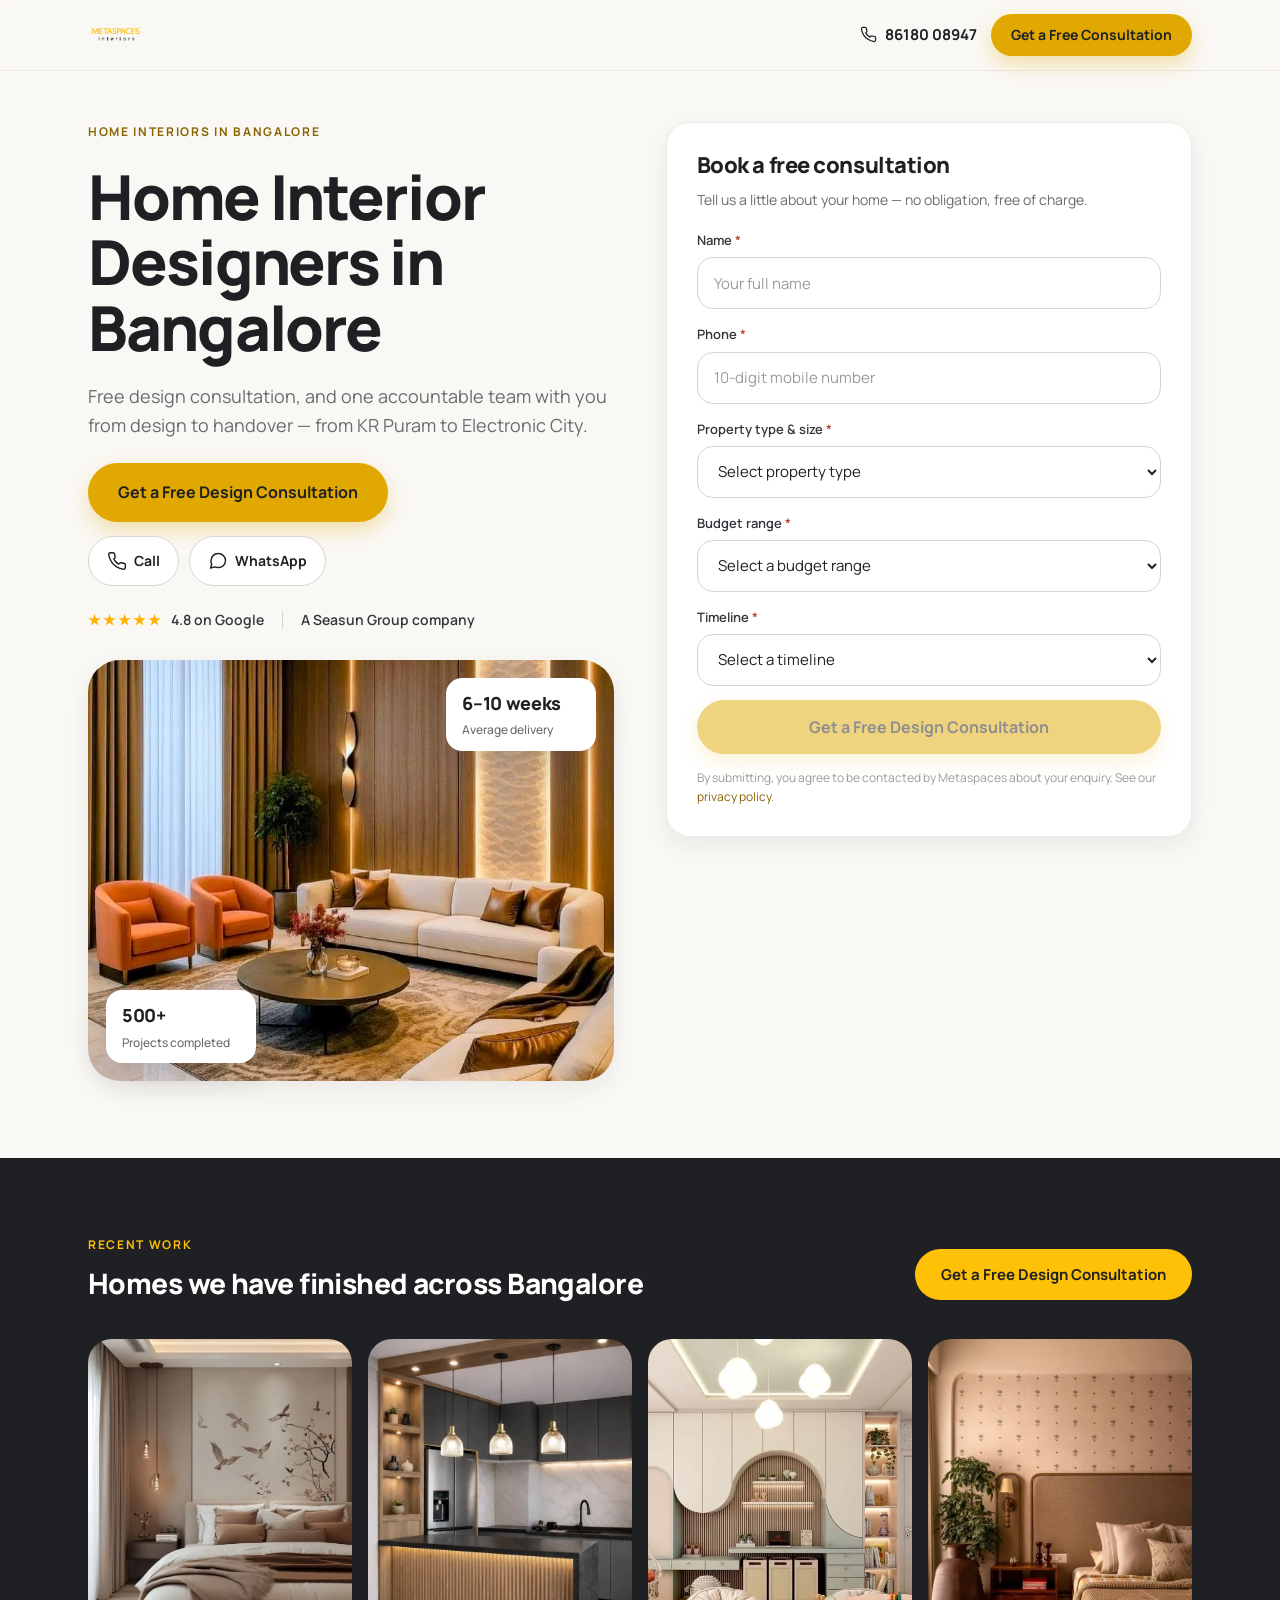
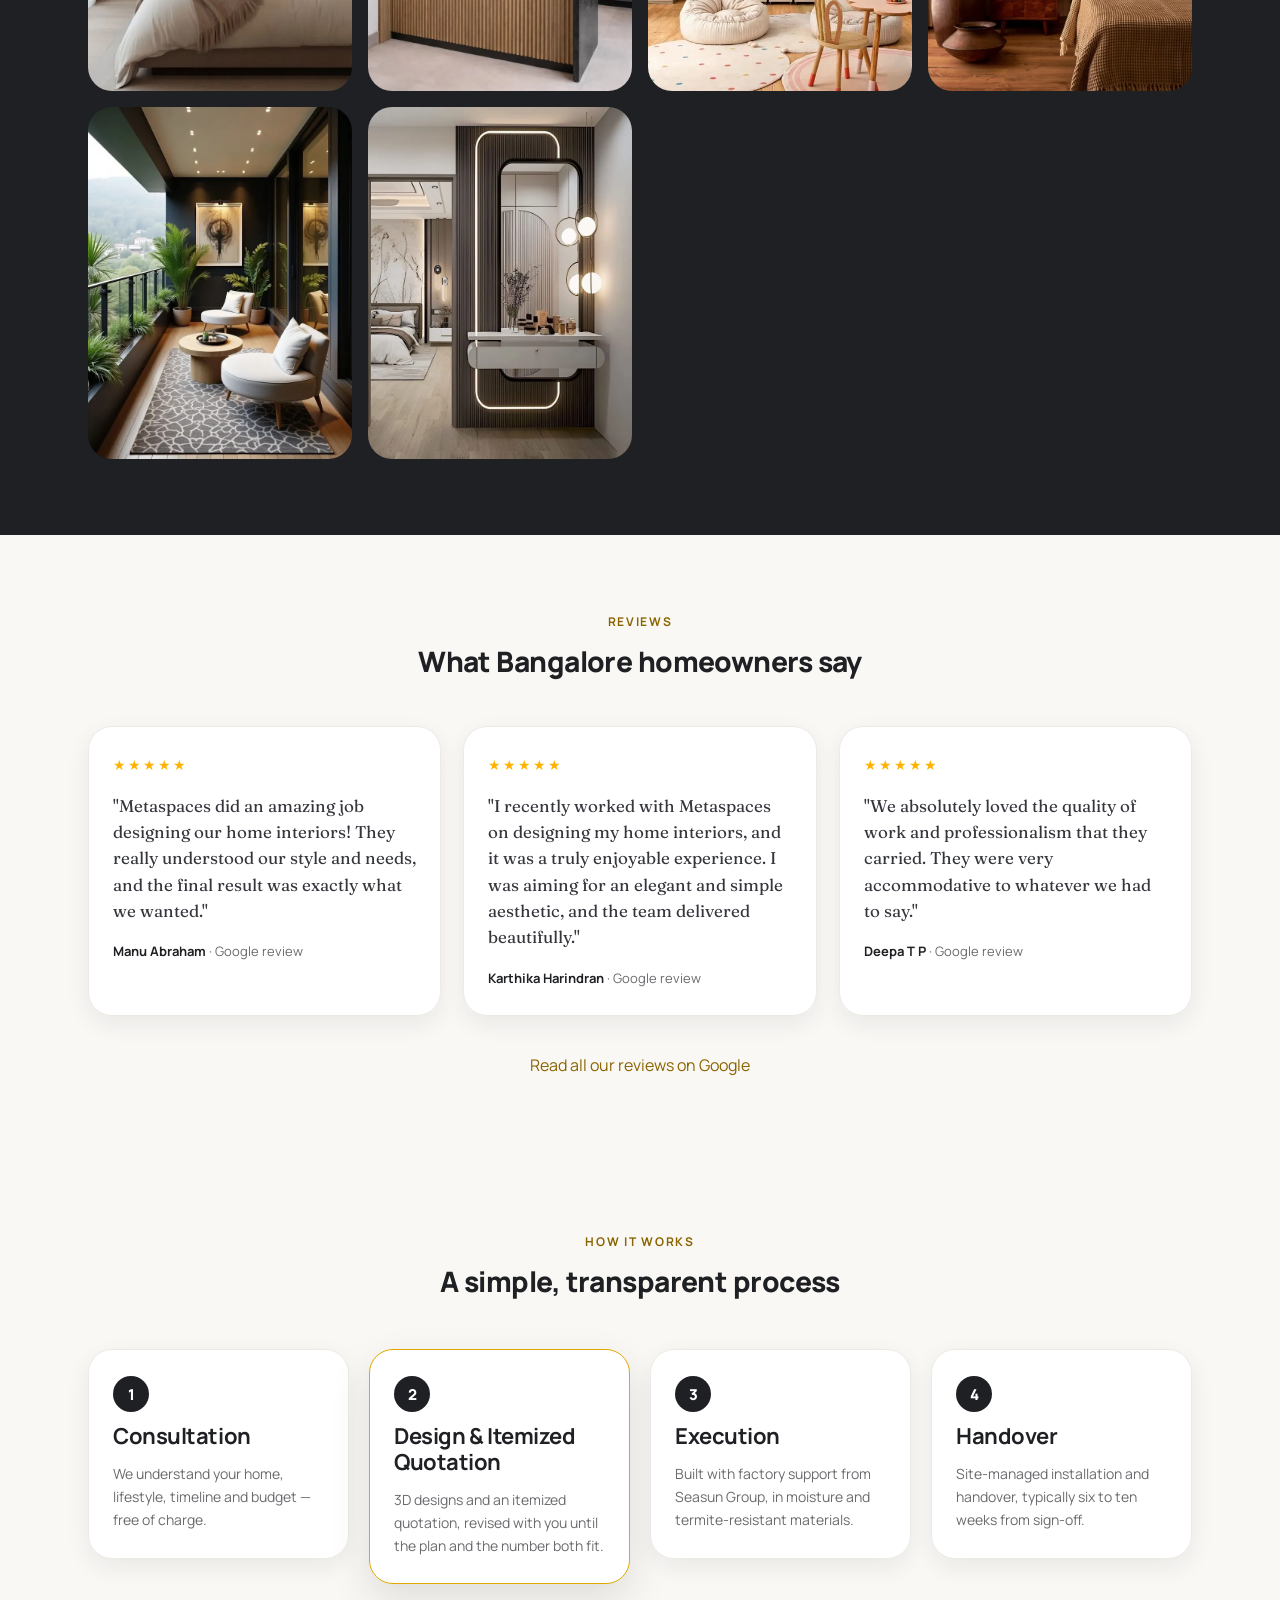
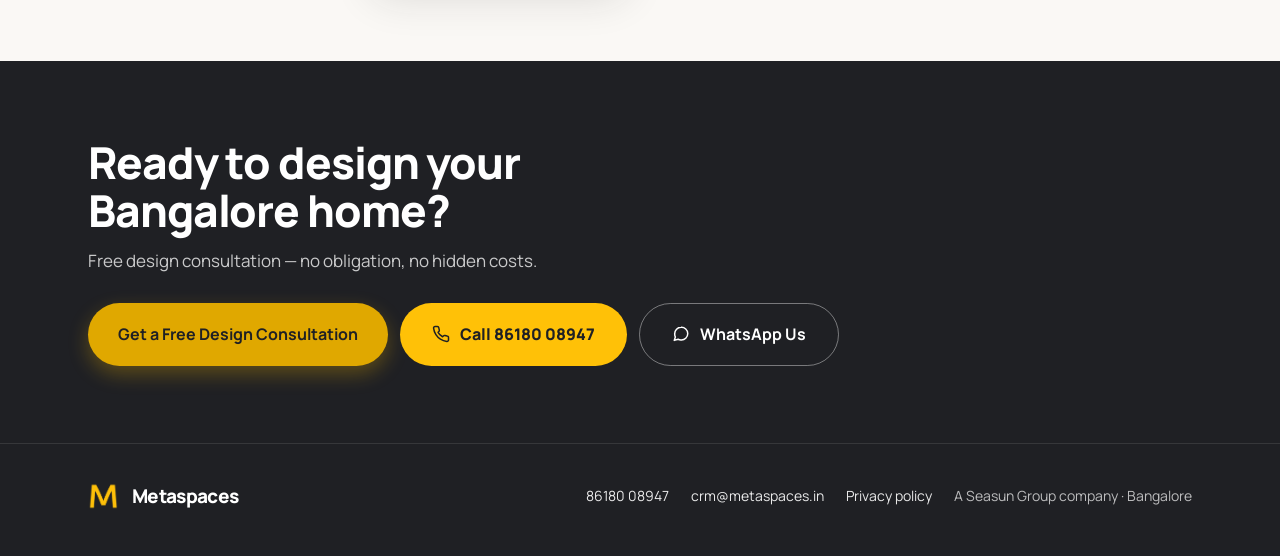
<file: index.html>
<!DOCTYPE html>
<html lang="en">
<head>
<!-- Google Tag Manager -->
<script>(function(w,d,s,l,i){w[l]=w[l]||[];w[l].push({'gtm.start':
new Date().getTime(),event:'gtm.js'});var f=d.getElementsByTagName(s)[0],
j=d.createElement(s),dl=l!='dataLayer'?'&l='+l:'';j.async=true;j.src=
'https://www.googletagmanager.com/gtm.js?id='+i+dl;f.parentNode.insertBefore(j,f);
})(window,document,'script','dataLayer','GTM-TSRJ275V');</script>
<!-- End Google Tag Manager -->
<meta charset="utf-8">
<meta name="viewport" content="width=device-width, initial-scale=1">
<title>Metaspaces Interiors — Home Interiors in Bangalore</title>
<meta name="description" content="Personalized consultation, transparent quotes, and end-to-end execution for home interiors across Bangalore. A Seasun Group company.">
<link rel="icon" href="images/mark.png">
<link rel="preconnect" href="https://fonts.googleapis.com">
<link rel="preconnect" href="https://fonts.gstatic.com" crossorigin>
<link href="https://fonts.googleapis.com/css2?family=Manrope:wght@400;500;600;700;800&family=Fraunces:opsz,wght@9..144,400;9..144,500&display=swap" rel="stylesheet">
<link rel="preload" as="image" href="images/living.webp" fetchpriority="high">
<style>
:root{
  /* base palette */
  --ink-900:#1F2024; --ink-700:#34363C; --ink-500:#6B6B6F; --ink-300:#9B9BA1; --ink-200:#D8D5D0; --ink-100:#EDEAE5;
  --paper-000:#FFFFFF; --paper-050:#FAF8F5; --paper-100:#F4F0EA;

  /* accent — amber/gold theme */
  --terracotta-700:#6E4F00; --terracotta-600:#8A6400; --terracotta-500:#E0A800;
  --terracotta-100:#FFE9AE; --terracotta-050:#FFF7E3;
  --gold-600:#B8935A; --gold-100:#F3EADB;
  --olive-600:#6B7654; --olive-100:#E7EBE1;
  --red-600:#B4432F;
  --amber:#FFC107; --star:#FFB300;

  /* semantic aliases */
  --text-heading:var(--ink-900); --text-body:var(--ink-500); --text-strong:var(--ink-700); --text-invert:var(--paper-000);
  --text-accent:var(--terracotta-600); --text-link:var(--terracotta-600); --text-link-hover:var(--terracotta-700);

  --surface-page:var(--paper-050); --surface-card:var(--paper-000); --surface-inset:var(--paper-100);
  --surface-ink:var(--ink-900); --surface-accent:var(--terracotta-600); --surface-accent-soft:var(--terracotta-050);
  --surface-gold-soft:var(--gold-100); --surface-success-soft:var(--olive-100);

  --border-hairline:var(--ink-200); --border-soft:var(--ink-100); --border-accent:var(--terracotta-500);
  --focus-ring:var(--terracotta-500);

  --font-sans:"Manrope",-apple-system,"Segoe UI",Helvetica,sans-serif;
  --font-display:"Manrope",-apple-system,"Segoe UI",Helvetica,sans-serif;
  --font-quote:"Fraunces",Georgia,serif;

  --fw-medium:500; --fw-semibold:600; --fw-bold:700; --fw-extrabold:800;

  --fs-hero:clamp(2.5rem,4.4vw,4rem); --fs-h1:clamp(2rem,3vw,2.75rem); --fs-h2:clamp(1.75rem,2.2vw,2.25rem);
  --fs-h3:1.375rem; --fs-h4:1.0625rem; --fs-lede:1.125rem; --fs-body:1rem; --fs-small:0.875rem; --fs-eyebrow:0.75rem;

  --lh-heading:1.18; --lh-body:1.7; --lh-lede:1.65;
  --ls-heading:-0.02em; --ls-eyebrow:0.14em;

  --radius-xs:6px; --radius-sm:10px; --radius-md:16px; --radius-lg:24px; --radius-xl:32px; --radius-pill:999px;

  --shadow-card:0 8px 24px rgba(31,32,36,.07);
  --shadow-card-hover:0 16px 40px rgba(31,32,36,.12);
  --shadow-float:0 12px 32px rgba(31,32,36,.16);
  --shadow-accent:0 8px 20px rgba(224,168,0,.32);
  --ring-focus:0 0 0 3px rgba(224,168,0,.32);

  --dur-fast:150ms; --ease-out:cubic-bezier(.16,1,.3,1);
}

*,*::before,*::after{box-sizing:border-box}
html{scroll-behavior:smooth}
body{margin:0;background:var(--surface-page);color:var(--text-body);font-family:var(--font-sans);font-size:var(--fs-body);line-height:var(--lh-body);-webkit-font-smoothing:antialiased;overflow-x:hidden}
h1,h2,h3,h4{margin:0;color:var(--text-heading);font-family:var(--font-display);font-weight:var(--fw-extrabold);line-height:var(--lh-heading);letter-spacing:var(--ls-heading)}
h1{font-size:var(--fs-h1)} h2{font-size:var(--fs-h2)} h3{font-size:var(--fs-h3);font-weight:var(--fw-bold)} h4{font-size:var(--fs-h4);font-weight:var(--fw-bold)}
p{margin:0}
a{color:var(--text-link);text-decoration:none;transition:color var(--dur-fast) var(--ease-out)}
a:hover{color:var(--text-link-hover)}
img{display:block;max-width:100%}
:focus-visible{outline:none;box-shadow:var(--ring-focus);border-radius:var(--radius-xs)}
button{font-family:inherit}

.wrap{max-width:1200px;margin:0 auto;padding-left:clamp(20px,4vw,48px);padding-right:clamp(20px,4vw,48px)}
.eyebrow{font-size:var(--fs-eyebrow);font-weight:var(--fw-bold);letter-spacing:var(--ls-eyebrow);text-transform:uppercase;color:var(--text-accent)}
.card{background:var(--surface-card);border:1px solid var(--border-soft);border-radius:var(--radius-lg);box-shadow:var(--shadow-card);transition:transform .3s var(--ease-out),box-shadow .3s var(--ease-out)}
.card:hover{transform:translateY(-5px);box-shadow:var(--shadow-card-hover)}

/* buttons */
.btn{display:inline-flex;align-items:center;justify-content:center;gap:8px;border-radius:var(--radius-pill);font-weight:var(--fw-bold);text-decoration:none;cursor:pointer;border:none;transition:transform var(--dur-fast) var(--ease-out),background var(--dur-fast) var(--ease-out),box-shadow var(--dur-fast) var(--ease-out)}
.btn-primary{background:var(--terracotta-500);color:var(--ink-900);box-shadow:var(--shadow-accent)}
.btn-primary:hover{background:#FFD34D;transform:translateY(-2px);color:var(--ink-900)}
.btn-primary:disabled{opacity:.5;cursor:not-allowed;transform:none}
.btn-onphoto{background:var(--amber);color:var(--ink-900)}
.btn-onphoto:hover{background:#FFD34D;transform:translateY(-2px);color:var(--ink-900)}
.btn-sm{padding:9px 20px;font-size:14px}
.btn-md{padding:13px 26px;font-size:15px}
.btn-lg{padding:16px 30px;font-size:16px}
.btn-full{width:100%}
.btn:active{transform:scale(.96)}

.chip{display:inline-flex;align-items:center;padding:9px 18px;border-radius:var(--radius-pill);background:var(--surface-card);border:1px solid var(--border-soft);color:var(--text-strong);font-size:14px;font-weight:var(--fw-semibold);transition:border-color var(--dur-fast) var(--ease-out),color var(--dur-fast) var(--ease-out),transform var(--dur-fast) var(--ease-out)}
.chip:hover{border-color:var(--border-accent);color:var(--text-accent);transform:translateY(-2px)}
.chip:active{transform:translateY(0) scale(.96)}

/* header */
.site-header{position:sticky;top:0;z-index:60;background:rgba(250,248,245,.88);backdrop-filter:blur(12px);border-bottom:1px solid var(--border-soft);box-shadow:0 0 0 rgba(31,32,36,0);transition:box-shadow .3s var(--ease-out)}
.site-header.is-scrolled{box-shadow:0 6px 24px rgba(31,32,36,.08)}
.site-header .wrap{padding-top:14px;padding-bottom:14px;display:flex;align-items:center;justify-content:space-between;gap:20px}
.phone-link{display:inline-flex;align-items:center;gap:8px;font-size:15px;font-weight:var(--fw-bold);color:var(--text-heading);text-decoration:none}
.header-actions{display:flex;align-items:center;gap:14px}

/* hero */
.hero{padding:clamp(32px,4vw,56px) 0 clamp(48px,6vw,84px)}
.hero-grid{display:grid;grid-template-columns:repeat(auto-fit,minmax(min(100%,430px),1fr));gap:clamp(28px,4vw,56px);align-items:start}
.hero-copy{display:flex;flex-direction:column;gap:22px}
.hero-copy h1{font-size:clamp(38px,5vw,62px);line-height:1.05;letter-spacing:-0.03em}
.hero-lede{font-size:var(--fs-lede);line-height:var(--lh-lede);color:var(--text-body);max-width:52ch}
.hero-cta-row{display:flex;flex-wrap:wrap;align-items:center;gap:14px}
.hero-cta-secondary{display:flex;gap:10px}
.hero-icon-btn{display:inline-flex;align-items:center;gap:7px;padding:12px 18px;border-radius:var(--radius-pill);border:1px solid var(--border-hairline);color:var(--text-heading);font-weight:var(--fw-bold);font-size:14px;background:var(--surface-card);transition:border-color var(--dur-fast) var(--ease-out),transform var(--dur-fast) var(--ease-out)}
.hero-icon-btn:hover{border-color:var(--border-accent);color:var(--text-heading);transform:translateY(-2px)}
.hero-meta{display:flex;flex-wrap:wrap;gap:18px;align-items:center}
.hero-meta .badge-text{display:inline-flex;align-items:center;gap:8px;font-size:14px;font-weight:var(--fw-semibold);color:var(--text-strong)}
.hero-meta .stars{color:var(--star);letter-spacing:2px}
.hero-meta .divider{width:1px;height:18px;background:var(--border-hairline)}
.hero-photo{position:relative;margin-top:6px}
.hero-photo img{width:100%;height:auto;aspect-ratio:5/4;object-fit:cover;border-radius:var(--radius-xl);box-shadow:var(--shadow-card)}
.floating-badge{display:flex;flex-direction:column;gap:2px;background:var(--surface-card);border-radius:var(--radius-md);box-shadow:var(--shadow-float);padding:10px 16px;min-width:150px}
.floating-badge .value{font-size:18px;font-weight:var(--fw-extrabold);color:var(--text-heading);letter-spacing:-0.02em}
.floating-badge .label{font-size:12px;color:var(--text-body);font-weight:var(--fw-medium)}
.badge-bottom-left{position:absolute;left:18px;bottom:18px}
.badge-top-right{position:absolute;right:18px;top:18px}

/* lead form card */
.lead-card{position:sticky;top:92px;padding:clamp(22px,3vw,30px);display:flex;flex-direction:column;gap:18px;scroll-margin-top:100px}
.lead-card h2{font-size:22px;letter-spacing:-0.02em}
.lead-intro{font-size:14px;line-height:1.6;color:var(--text-body)}
.form-fields{display:flex;flex-direction:column;gap:14px}
.field-row{display:grid;grid-template-columns:repeat(auto-fit,minmax(min(100%,180px),1fr));gap:14px}
.field{display:flex;flex-direction:column;gap:6px}
.field label{font-size:13px;font-weight:var(--fw-semibold);color:var(--text-strong)}
.field label .req{color:var(--red-600)}
.field .hint{font-size:12px;color:var(--text-body)}
.field input,.field select{width:100%;height:52px;padding:0 16px;border-radius:var(--radius-md);border:1px solid var(--border-hairline);background:var(--surface-card);font-size:15px;font-family:inherit;color:var(--text-heading)}
.field input:focus,.field select:focus{border-color:var(--border-accent);box-shadow:var(--ring-focus)}
.field input::placeholder{color:var(--ink-300)}
.honeypot-field{position:absolute;left:-9999px;top:-9999px;width:1px;height:1px;overflow:hidden}
.autocomplete{position:relative}
.autocomplete-list{position:absolute;left:0;right:0;top:calc(100% + 6px);background:var(--surface-card);border:1px solid var(--border-soft);border-radius:var(--radius-md);box-shadow:var(--shadow-card-hover);max-height:220px;overflow-y:auto;z-index:20;opacity:0;transform:translateY(-6px);pointer-events:none;transition:opacity .18s var(--ease-out),transform .18s var(--ease-out)}
.autocomplete-list.open{opacity:1;transform:translateY(0);pointer-events:auto}
.autocomplete-list button{display:block;width:100%;text-align:left;padding:10px 16px;background:none;border:none;font-size:14px;color:var(--text-strong);cursor:pointer;transition:background var(--dur-fast) var(--ease-out),padding-left var(--dur-fast) var(--ease-out)}
.autocomplete-list button:hover{background:var(--surface-inset);padding-left:20px}
.fine-print{font-size:12px;line-height:1.6;color:var(--ink-300)}
.success-icon{display:inline-flex;align-items:center;justify-content:center;width:46px;height:46px;border-radius:999px;background:var(--olive-100);color:var(--olive-600)}
.done-panel{display:flex;flex-direction:column;gap:14px;padding:6px 0 2px}
.done-panel h3{font-size:20px}
.done-panel p{font-size:15px;line-height:1.7;color:var(--text-body)}
.done-panel .small{font-size:14px}

/* section headings */
.section-heading{display:flex;flex-direction:column;gap:12px}
.section-heading.center{align-items:center;text-align:center;margin:0 auto}
.section-heading .lede{font-size:var(--fs-lede);line-height:var(--lh-lede);color:var(--text-body)}

/* what we do */
.section-inset{background:var(--surface-inset);padding:clamp(52px,6vw,96px) 0}
.section{padding:clamp(52px,6vw,96px) 0}
.feature-grid{display:grid;grid-template-columns:repeat(auto-fit,minmax(min(100%,240px),1fr));gap:20px}
.feature-card{padding:26px 24px;display:flex;flex-direction:column;gap:12px}
.feature-icon{display:inline-flex;align-items:center;justify-content:center;width:44px;height:44px;border-radius:999px;background:var(--surface-accent-soft);color:var(--text-accent)}
.feature-card p{font-size:15px;line-height:1.7;color:var(--text-body)}

/* stats + localities */
.stats-grid{display:grid;grid-template-columns:repeat(auto-fit,minmax(min(100%,200px),1fr));gap:28px;padding:clamp(26px,3vw,38px)}
.stat{display:flex;flex-direction:column;gap:4px}
.stat .value{font-family:var(--font-display);font-size:clamp(2rem,2.8vw,2.75rem);font-weight:var(--fw-extrabold);letter-spacing:-0.02em;color:var(--text-heading)}
.stat .label{font-size:14px;color:var(--text-body);font-weight:var(--fw-medium)}
.locality-block{display:flex;flex-direction:column;gap:14px;margin-top:34px}
.chip-row{display:flex;flex-wrap:wrap;gap:10px}

/* services */
.service-grid{display:grid;grid-template-columns:repeat(auto-fit,minmax(min(100%,290px),1fr));gap:24px}
.service-card{overflow:hidden;display:flex;flex-direction:column}
.service-card img{width:100%;height:auto;aspect-ratio:4/3;object-fit:cover;transition:transform .5s var(--ease-out)}
.service-card:hover img{transform:scale(1.06)}
.service-card-body{padding:22px 22px 24px;display:flex;flex-direction:column;gap:10px}
.service-card p{font-size:14px;line-height:1.65;color:var(--text-body)}
.service-link{display:inline-flex;align-items:center;gap:6px;font-size:14px;font-weight:var(--fw-bold);color:var(--text-accent);margin-top:6px}

/* process */
.process-grid{display:grid;grid-template-columns:repeat(auto-fit,minmax(min(100%,240px),1fr));gap:20px;align-items:start}
.process-step{padding:26px 24px;display:flex;flex-direction:column;gap:12px}
.process-step.elevated{box-shadow:var(--shadow-card-hover);border-color:var(--border-accent)}
.process-num{display:inline-flex;align-items:center;justify-content:center;width:36px;height:36px;border-radius:999px;background:var(--ink-900);color:#fff;font-weight:var(--fw-extrabold);font-size:15px}
.process-step p{font-size:14px;line-height:1.65;color:var(--text-body)}

/* gallery */
.gallery{background:var(--ink-900);padding:clamp(52px,6vw,96px) 0}
.gallery-head{display:flex;flex-wrap:wrap;gap:20px;align-items:flex-end;justify-content:space-between;margin-bottom:clamp(28px,3vw,44px)}
.gallery-head h2{color:#fff;font-size:var(--fs-h2)}
.gallery-head .eyebrow{color:var(--amber)}
.gallery-grid{display:grid;grid-template-columns:repeat(auto-fit,minmax(min(100%,240px),1fr));gap:16px}
.gallery-item{overflow:hidden;border-radius:var(--radius-lg)}
.gallery-item img{width:100%;height:auto;aspect-ratio:3/4;object-fit:cover;transition:transform .5s var(--ease-out)}
.gallery-item:hover img{transform:scale(1.08)}

/* testimonials */
.testimonial-grid{display:grid;grid-template-columns:repeat(auto-fit,minmax(min(100%,290px),1fr));gap:22px}
.testimonial{padding:26px 24px;display:flex;flex-direction:column;gap:16px}
.testimonial .stars{color:var(--star);letter-spacing:2px;font-size:14px}
.testimonial blockquote{margin:0;font-family:var(--font-quote);font-size:17px;line-height:1.55;color:var(--text-strong)}
.testimonial .who{font-size:13px;color:var(--text-body)}
.testimonial .who strong{color:var(--text-heading);font-weight:var(--fw-bold)}

/* pricing */
.pricing-grid{display:grid;grid-template-columns:repeat(auto-fit,minmax(min(100%,270px),1fr));gap:22px}
.price-card{padding:30px 26px;display:flex;flex-direction:column;gap:10px}
.price-card .tag{font-size:13px;font-weight:var(--fw-bold);letter-spacing:0.14em;text-transform:uppercase;color:var(--text-accent)}
.price-card .amount{font-family:var(--font-display);font-size:38px;font-weight:var(--fw-extrabold);letter-spacing:-0.03em;line-height:1.1;color:var(--text-heading)}
.price-card .range{font-size:14px;color:var(--text-body)}
.price-card p{margin-top:8px;font-size:15px;line-height:1.7;color:var(--text-body)}
.offer-flag{align-self:flex-start;padding:6px 14px;border-radius:999px;background:var(--amber);color:var(--ink-900);font-size:12px;font-weight:800;letter-spacing:0.08em;text-transform:uppercase}

/* faq */
.faq-grid{display:grid;grid-template-columns:repeat(auto-fit,minmax(min(100%,320px),1fr));gap:clamp(28px,4vw,56px);align-items:start}
.faq-photo img{width:100%;height:auto;aspect-ratio:4/3;object-fit:cover;border-radius:var(--radius-xl);box-shadow:var(--shadow-card)}
.faq-item{border-bottom:1px solid var(--border-soft)}
.faq-item:first-child{border-top:1px solid var(--border-soft)}
.faq-q{width:100%;display:flex;align-items:center;justify-content:space-between;gap:16px;padding:20px 4px;background:none;border:none;text-align:left;cursor:pointer;font-size:16px;font-weight:var(--fw-bold);color:var(--text-heading)}
.faq-q .plus{flex-shrink:0;width:22px;height:22px;display:flex;align-items:center;justify-content:center;color:var(--text-accent);transition:transform var(--dur-fast) var(--ease-out)}
.faq-item[open] .faq-q .plus{transform:rotate(45deg)}
.faq-a{padding:0 4px 20px;font-size:15px;line-height:1.7;color:var(--text-body)}
.faq-item summary{list-style:none}
.faq-item summary::-webkit-details-marker{display:none}

/* final cta */
.final-cta{background:var(--ink-900);padding:clamp(52px,6vw,88px) 0}
.final-cta .wrap{display:flex;flex-wrap:wrap;gap:28px;align-items:center;justify-content:space-between}
.final-cta h2{color:#fff;font-size:clamp(30px,3.6vw,44px);letter-spacing:-0.025em;line-height:1.1;max-width:620px}
.final-cta .sub{font-size:17px;line-height:1.65;color:rgba(255,255,255,.76);max-width:620px;margin-top:12px}
.final-cta-actions{display:flex;flex-wrap:wrap;gap:12px}
.cta-call{display:inline-flex;align-items:center;gap:10px;padding:17px 32px;border-radius:999px;background:var(--amber);color:var(--ink-900);font-weight:800;font-size:16px;transition:transform var(--dur-fast) var(--ease-out),background var(--dur-fast) var(--ease-out)}
.cta-call:hover{background:#FFD34D;transform:translateY(-3px);color:var(--ink-900)}
.cta-wa{display:inline-flex;align-items:center;gap:10px;padding:17px 32px;border-radius:999px;background:transparent;color:#fff;border:1px solid rgba(255,255,255,.4);font-weight:700;font-size:16px;transition:background var(--dur-fast) var(--ease-out)}
.cta-wa:hover{background:rgba(255,255,255,.1);color:#fff}

/* footer */
.site-footer{background:var(--ink-900);border-top:1px solid rgba(255,255,255,.1);padding:36px 0 44px}
.site-footer .wrap{display:flex;flex-wrap:wrap;gap:24px;align-items:center;justify-content:space-between}
.footer-brand{display:flex;align-items:center;gap:14px}
.footer-brand span{font-family:var(--font-display);font-weight:800;letter-spacing:-0.035em;font-size:19px;color:#fff}
.footer-links{display:flex;flex-wrap:wrap;gap:22px;font-size:14px;color:rgba(255,255,255,.7)}
.footer-links a{color:rgba(255,255,255,.9)}
.footer-links a:hover{color:#fff}

/* sticky contact */
.sticky-contact{position:fixed;right:18px;bottom:18px;z-index:80;display:flex;flex-direction:column;gap:10px;opacity:1;pointer-events:auto;transition:opacity .25s var(--ease-out)}
.sticky-contact.is-hidden{opacity:0;pointer-events:none}
.sticky-btn{display:inline-flex;align-items:center;justify-content:center;width:52px;height:52px;border-radius:999px;box-shadow:var(--shadow-float);text-decoration:none;transition:transform var(--dur-fast) var(--ease-out)}
.sticky-btn:hover{transform:translateY(-3px)}
.sticky-wa{background:#fff;color:var(--ink-900);border:1px solid var(--border-soft);animation:pulse-ring 2.6s ease-out infinite}
.sticky-call{background:var(--amber);color:var(--ink-900)}

@keyframes pulse-ring{
  0%{box-shadow:var(--shadow-float),0 0 0 0 rgba(224,168,0,.35)}
  70%{box-shadow:var(--shadow-float),0 0 0 14px rgba(224,168,0,0)}
  100%{box-shadow:var(--shadow-float),0 0 0 0 rgba(224,168,0,0)}
}

/* scroll-reveal */
.reveal{opacity:0;transform:translateY(28px);transition:opacity .7s var(--ease-out),transform .7s var(--ease-out)}
.reveal.is-visible{opacity:1;transform:translateY(0)}

@media (prefers-reduced-motion: reduce){
  html{scroll-behavior:auto}
  .reveal{opacity:1!important;transform:none!important;transition:none!important}
  .sticky-wa{animation:none}
  .card:hover{transform:none}
  .service-card:hover img,.gallery-item:hover img{transform:none}
}

@media (max-width:860px){
  .lead-card{position:static}
}

@media (max-width:600px){
  .hero-cta-row{flex-direction:column;align-items:stretch}
  .hero-cta-row .btn-lg{width:100%;justify-content:center}
  .hero-cta-secondary{width:100%}
  .hero-icon-btn{flex:1 1 0;justify-content:center}
  .hero-photo{display:grid;grid-template-columns:1fr 1fr;gap:10px}
  .hero-photo img{grid-column:1/-1}
  .badge-bottom-left,.badge-top-right{position:static;min-width:0;padding:9px 12px}
  .badge-bottom-left{grid-column:1}
  .badge-top-right{grid-column:2}
  .floating-badge .value{font-size:15px}
  .floating-badge .label{font-size:10.5px}
  .final-cta .wrap{flex-direction:column;align-items:flex-start}
  .final-cta-actions{width:100%}
  .final-cta-actions a{flex:1 1 auto;justify-content:center}
}

@media (max-width:480px){
  .site-header .wrap{padding-top:10px;padding-bottom:10px;gap:8px}
  .header-actions{gap:8px}
  .site-logo{height:26px}
  .phone-text{display:none}
  .phone-link{gap:0}
  .btn-sm{padding:9px 14px;font-size:13px;white-space:nowrap}
  .btn-sm .label-full{display:none}
  .btn-sm .label-short{display:inline}
  .cta-call,.cta-wa{padding:14px 20px;font-size:15px}
  h1{word-break:break-word}
  .sticky-contact{right:14px;bottom:14px;gap:8px}
  .sticky-btn{width:46px;height:46px}
}
</style>
</head>
<body>
<!-- Google Tag Manager (noscript) -->
<noscript><iframe src="https://www.googletagmanager.com/ns.html?id=GTM-TSRJ275V"
height="0" width="0" style="display:none;visibility:hidden"></iframe></noscript>
<!-- End Google Tag Manager (noscript) -->

<script>
(function(){
  var STORAGE_KEY = 'ms_ad_tracking';
  var TRACKED_PARAMS = ['gclid', 'gbraid', 'wbraid', 'utm_campaign', 'utm_term'];

  var params = new URLSearchParams(window.location.search);
  var stored = {};
  try { stored = JSON.parse(localStorage.getItem(STORAGE_KEY) || '{}'); } catch (e) { stored = {}; }

  var changed = false;
  TRACKED_PARAMS.forEach(function(key){
    var val = params.get(key);
    if (val) {
      if (stored[key] !== val) changed = true;
      stored[key] = val;
    }
    // if the param is missing or empty, leave any previously stored value untouched
  });

  if (changed) {
    stored.timestamp = new Date().toISOString();
    try { localStorage.setItem(STORAGE_KEY, JSON.stringify(stored)); } catch (e) {}
  }
})();
</script>

<!-- ============================================================
     CONTENT CONFIG — edit these, not the markup further down.
     Real content only: no invented testimonials, ratings, or prices.
     ============================================================ -->
<script>
  // Real Google reviews already on the site. Add more objects here as you
  // get them — { name, rating (1-5), text (verbatim, no edits), date
  // (optional, leave '' if unknown) }. Leave the array empty to render no
  // testimonial cards at all.
  var TESTIMONIALS = [
    {
      name: 'Manu Abraham',
      rating: 5,
      text: "Metaspaces did an amazing job designing our home interiors! They really understood our style and needs, and the final result was exactly what we wanted.",
      date: ''
    },
    {
      name: 'Karthika Harindran',
      rating: 5,
      text: "I recently worked with Metaspaces on designing my home interiors, and it was a truly enjoyable experience. I was aiming for an elegant and simple aesthetic, and the team delivered beautifully.",
      date: ''
    },
    {
      name: 'Deepa T P',
      rating: 5,
      text: "We absolutely loved the quality of work and professionalism that they carried. They were very accommodative to whatever we had to say.",
      date: ''
    }
  ];

  // Fill these in with real values from Google Business Profile to show an
  // overall rating line above the reviews. Leave either empty to hide it.
  var GOOGLE_RATING = '';       // e.g. '4.8'
  var GOOGLE_REVIEW_COUNT = ''; // e.g. '42'

  // "Projects typically start from ₹[MIN_PROJECT_VALUE]" — leave empty to
  // hide the price line section entirely.
  var MIN_PROJECT_VALUE = ''; // e.g. '4 Lakh'
</script>

<header class="site-header">
  <div class="wrap">
    <img src="images/logo.png" alt="Metaspaces Interiors" class="site-logo" width="250" height="150" fetchpriority="high" decoding="async" style="height:34px;width:auto;">
    <div class="header-actions">
      <a href="tel:+918618008947" class="phone-link" aria-label="Call 86180 08947">
        <svg width="17" height="17" viewBox="0 0 24 24" fill="none" stroke="currentColor" stroke-width="1.75" stroke-linecap="round" stroke-linejoin="round"><path d="M22 16.9v3a2 2 0 0 1-2.2 2 19.8 19.8 0 0 1-8.6-3.1 19.5 19.5 0 0 1-6-6A19.8 19.8 0 0 1 2.1 4.2 2 2 0 0 1 4.1 2h3a2 2 0 0 1 2 1.7c.1 1 .3 1.9.6 2.8a2 2 0 0 1-.5 2.1L8.1 9.7a16 16 0 0 0 6 6l1.1-1.1a2 2 0 0 1 2.1-.5c.9.3 1.8.5 2.8.6a2 2 0 0 1 1.9 2.2z"></path></svg>
        <span class="phone-text">86180 08947</span>
      </a>
      <a href="#lead" class="btn btn-primary btn-sm">
        <span class="label-full">Get a Free Consultation</span>
        <span class="label-short" hidden>Get Consultation</span>
      </a>
    </div>
  </div>
</header>

<section class="hero">
  <div class="wrap hero-grid">
    <div class="hero-copy reveal">
      <span class="eyebrow">Home interiors in Bangalore</span>
      <h1>Home Interior Designers in Bangalore</h1>
      <p class="hero-lede">Free design consultation, and one accountable team with you from design to handover — from KR Puram to Electronic City.</p>
      <div class="hero-cta-row">
        <a href="#lead" class="btn btn-primary btn-lg">Get a Free Design Consultation</a>
        <div class="hero-cta-secondary">
          <a href="tel:+918618008947" class="hero-icon-btn" aria-label="Call 86180 08947">
            <svg width="20" height="20" viewBox="0 0 24 24" fill="none" stroke="currentColor" stroke-width="1.75" stroke-linecap="round" stroke-linejoin="round"><path d="M22 16.9v3a2 2 0 0 1-2.2 2 19.8 19.8 0 0 1-8.6-3.1 19.5 19.5 0 0 1-6-6A19.8 19.8 0 0 1 2.1 4.2 2 2 0 0 1 4.1 2h3a2 2 0 0 1 2 1.7c.1 1 .3 1.9.6 2.8a2 2 0 0 1-.5 2.1L8.1 9.7a16 16 0 0 0 6 6l1.1-1.1a2 2 0 0 1 2.1-.5c.9.3 1.8.5 2.8.6a2 2 0 0 1 1.9 2.2z"></path></svg>
            Call
          </a>
          <a href="https://wa.me/918618008947" target="_blank" rel="noopener" class="hero-icon-btn" aria-label="WhatsApp Metaspaces">
            <svg width="20" height="20" viewBox="0 0 24 24" fill="none" stroke="currentColor" stroke-width="1.75" stroke-linecap="round" stroke-linejoin="round"><path d="M21 11.5a8.4 8.4 0 0 1-9 8.4 8.5 8.5 0 0 1-3.9-.9L3 20.5l1.5-4.4A8.4 8.4 0 0 1 3.6 11.5a8.4 8.4 0 0 1 8.4-8.4 8.4 8.4 0 0 1 9 8.4z"></path></svg>
            WhatsApp
          </a>
        </div>
      </div>
      <div class="hero-meta">
        <span class="badge-text"><span class="stars">★★★★★</span> 4.8 on Google</span>
        <span class="divider"></span>
        <span class="badge-text">A Seasun Group company</span>
      </div>
      <div class="hero-photo">
        <img src="images/living.webp" alt="Warm modern living room interior by Metaspaces in Bangalore" width="736" height="881" fetchpriority="high" decoding="async">
        <div class="badge-bottom-left floating-badge">
          <span class="value">500+</span>
          <span class="label">Projects completed</span>
        </div>
        <div class="badge-top-right floating-badge">
          <span class="value">6–10 weeks</span>
          <span class="label">Average delivery</span>
        </div>
      </div>
    </div>

    <div id="lead" class="lead-card card reveal" style="transition-delay:120ms">
      <div id="lead-form-view">
        <div style="display:flex;flex-direction:column;gap:10px;margin-bottom:18px;">
          <h2>Book a free consultation</h2>
          <p class="lead-intro">Tell us a little about your home — no obligation, free of charge.</p>
        </div>
        <form id="lead-form" class="form-fields" novalidate>
          <div class="field">
            <label for="f-name">Name <span class="req">*</span></label>
            <input id="f-name" name="name" type="text" autocomplete="name" placeholder="Your full name" required>
          </div>
          <div class="field">
            <label for="f-phone">Phone <span class="req">*</span></label>
            <input id="f-phone" name="phone" type="tel" inputmode="numeric" autocomplete="tel" placeholder="10-digit mobile number" pattern="[6-9][0-9]{9}" required>
            <span id="phone-error" class="hint" style="color:var(--red-600);display:none;">Enter a valid 10-digit mobile number.</span>
          </div>
          <div class="field">
            <label for="f-property">Property type &amp; size <span class="req">*</span></label>
            <select id="f-property" name="property_type" autocomplete="off" required>
              <option value="" selected disabled>Select property type</option>
              <option value="2 BHK apartment">2 BHK apartment</option>
              <option value="3 BHK apartment">3 BHK apartment</option>
              <option value="4 BHK+ or villa">4 BHK+ or villa</option>
              <option value="Independent house">Independent house</option>
              <option value="Other">Other</option>
            </select>
          </div>
          <div class="field">
            <label for="f-budget">Budget range <span class="req">*</span></label>
            <select id="f-budget" name="budget" autocomplete="off" required>
              <option value="" selected disabled>Select a budget range</option>
              <option value="Below ₹5 lakh">Below ₹5 lakh</option>
              <option value="₹5-10 lakh">₹5-10 lakh</option>
              <option value="₹10-20 lakh">₹10-20 lakh</option>
              <option value="₹20 lakh+">₹20 lakh+</option>
              <option value="Not sure yet">Not sure yet</option>
            </select>
          </div>
          <div class="field">
            <label for="f-timeline">Timeline <span class="req">*</span></label>
            <select id="f-timeline" name="timeline" autocomplete="off" required>
              <option value="" selected disabled>Select a timeline</option>
              <option value="Immediately">Immediately</option>
              <option value="Within 1-3 months">Within 1-3 months</option>
              <option value="3-6 months">3-6 months</option>
              <option value="Just exploring">Just exploring</option>
            </select>
          </div>
          <div class="honeypot-field" aria-hidden="true">
            <label for="f-honey">Leave this field blank</label>
            <input id="f-honey" name="_honey" type="text" tabindex="-1" autocomplete="off">
          </div>
          <button type="submit" id="lead-submit" class="btn btn-primary btn-lg btn-full" disabled>Get a Free Design Consultation</button>
          <p id="submit-error" class="hint" style="color:var(--red-600);display:none;">Something went wrong submitting your details. Please try again, or reach us directly:</p>
          <div id="submit-error-actions" class="final-cta-actions" style="display:none;gap:10px;">
            <a href="tel:+918618008947" class="hero-icon-btn" style="justify-content:center;flex:1;">Call us</a>
            <a href="https://wa.me/918618008947" target="_blank" rel="noopener" class="hero-icon-btn" style="justify-content:center;flex:1;">WhatsApp us</a>
          </div>
        </form>
        <p class="fine-print" style="margin-top:14px;">By submitting, you agree to be contacted by Metaspaces about your enquiry. See our <a href="/privacy">privacy policy</a>.</p>
      </div>

      <div id="lead-done-view" class="done-panel" style="display:none;">
        <span class="success-icon">
          <svg width="22" height="22" viewBox="0 0 24 24" fill="none" stroke="currentColor" stroke-width="2" stroke-linecap="round" stroke-linejoin="round"><path d="M20 6 9 17l-5-5"></path></svg>
        </span>
        <h3>Thank you — we have your details.</h3>
        <p id="done-summary"></p>
        <p class="small">A design expert will call you within one business day.</p>
        <p class="fine-print">We'll respond within one business day. By submitting, you agree to be contacted by Metaspaces.</p>
      </div>
    </div>
  </div>
</section>

<!-- Recent projects gallery: real repo images only. If none exist, this
     renders nothing (TODO: swap in real client project photos here). -->
<section class="gallery">
  <div class="wrap">
    <div class="gallery-head">
      <div class="reveal" style="max-width:560px;display:flex;flex-direction:column;gap:12px;">
        <span class="eyebrow">Recent work</span>
        <h2>Homes we have finished across Bangalore</h2>
      </div>
      <a href="#lead" class="btn btn-onphoto btn-md">Get a Free Design Consultation</a>
    </div>
    <div class="gallery-grid">
      <div class="gallery-item reveal"><img src="images/bedroom-warm.webp" alt="Beige master bedroom with mural wall and pendant lights" width="700" height="875" loading="lazy" decoding="async"></div>
      <div class="gallery-item reveal"><img src="images/kitchen-dark.webp" alt="Graphite modular kitchen with fluted island and brass pendants" width="700" height="1050" loading="lazy" decoding="async"></div>
      <div class="gallery-item reveal"><img src="images/kids.webp" alt="Kids bedroom with arched storage, study desk and swing" width="700" height="632" loading="lazy" decoding="async"></div>
      <div class="gallery-item reveal"><img src="images/bedroom-earthy.webp" alt="Earthy bedroom with block-print upholstered headboard wall" width="700" height="1050" loading="lazy" decoding="async"></div>
      <div class="gallery-item reveal"><img src="images/balcony.webp" alt="Balcony seating with deck flooring and planters" width="700" height="1050" loading="lazy" decoding="async"></div>
      <div class="gallery-item reveal"><img src="images/dresser.webp" alt="Fluted panel dresser unit with backlit mirror" width="700" height="875" loading="lazy" decoding="async"></div>
    </div>
  </div>
</section>

<!-- Testimonials: rendered from the TESTIMONIALS array (see script near
     top of <body>). Renders nothing if that array is empty. -->
<section class="section" id="testimonials-section" style="display:none;">
  <div class="wrap">
    <div class="section-heading center reveal" style="margin-bottom:clamp(30px,4vw,48px);max-width:560px;">
      <span class="eyebrow">Reviews</span>
      <h2>What Bangalore homeowners say</h2>
      <p id="google-rating-line" class="lede" style="display:none;"></p>
    </div>
    <div class="testimonial-grid" id="testimonial-grid"></div>
    <div style="text-align:center;margin-top:clamp(24px,3vw,36px);">
      <a href="https://share.google/0rfLfo52nyUwzZQTq" target="_blank" rel="noopener noreferrer">Read all our reviews on Google</a>
    </div>
  </div>
</section>

<section class="section">
  <div class="wrap">
    <div class="section-heading center reveal" style="margin-bottom:clamp(34px,4vw,56px);max-width:560px;">
      <span class="eyebrow">How it works</span>
      <h2>A simple, transparent process</h2>
    </div>
    <div class="process-grid">
      <div class="process-step card reveal">
        <span class="process-num">1</span>
        <h3>Consultation</h3>
        <p>We understand your home, lifestyle, timeline and budget — free of charge.</p>
      </div>
      <div class="process-step card elevated reveal">
        <span class="process-num">2</span>
        <h3>Design &amp; Itemized Quotation</h3>
        <p>3D designs and an itemized quotation, revised with you until the plan and the number both fit.</p>
      </div>
      <div class="process-step card reveal">
        <span class="process-num">3</span>
        <h3>Execution</h3>
        <p>Built with factory support from Seasun Group, in moisture and termite-resistant materials.</p>
      </div>
      <div class="process-step card reveal">
        <span class="process-num">4</span>
        <h3>Handover</h3>
        <p>Site-managed installation and handover, typically six to ten weeks from sign-off.</p>
      </div>
    </div>
  </div>
</section>

<!-- Price line: config-driven, hidden entirely if MIN_PROJECT_VALUE is
     empty (see script near top of <body>). -->
<section class="section-inset" id="price-line-section" style="display:none;">
  <div class="wrap" style="text-align:center;">
    <p id="price-line-text" class="lede reveal" style="font-size:var(--fs-h4);"></p>
  </div>
</section>

<section class="final-cta">
  <div class="wrap">
    <div class="reveal">
      <h2>Ready to design your Bangalore home?</h2>
      <p class="sub">Free design consultation — no obligation, no hidden costs.</p>
    </div>
    <div class="final-cta-actions">
      <a href="#lead" class="btn btn-primary btn-lg">Get a Free Design Consultation</a>
      <a href="tel:+918618008947" class="cta-call">
        <svg width="18" height="18" viewBox="0 0 24 24" fill="none" stroke="currentColor" stroke-width="2" stroke-linecap="round" stroke-linejoin="round"><path d="M22 16.9v3a2 2 0 0 1-2.2 2 19.8 19.8 0 0 1-8.6-3.1 19.5 19.5 0 0 1-6-6A19.8 19.8 0 0 1 2.1 4.2 2 2 0 0 1 4.1 2h3a2 2 0 0 1 2 1.7c.1 1 .3 1.9.6 2.8a2 2 0 0 1-.5 2.1L8.1 9.7a16 16 0 0 0 6 6l1.1-1.1a2 2 0 0 1 2.1-.5c.9.3 1.8.5 2.8.6a2 2 0 0 1 1.9 2.2z"></path></svg>
        Call 86180 08947
      </a>
      <a href="https://wa.me/918618008947" target="_blank" rel="noopener" class="cta-wa">
        <svg width="18" height="18" viewBox="0 0 24 24" fill="none" stroke="currentColor" stroke-width="2" stroke-linecap="round" stroke-linejoin="round"><path d="M21 11.5a8.4 8.4 0 0 1-9 8.4 8.5 8.5 0 0 1-3.9-.9L3 20.5l1.5-4.4A8.4 8.4 0 0 1 3.6 11.5a8.4 8.4 0 0 1 8.4-8.4 8.4 8.4 0 0 1 9 8.4z"></path></svg>
        WhatsApp Us
      </a>
    </div>
  </div>
</section>

<footer class="site-footer">
  <div class="wrap">
    <div class="footer-brand">
      <img src="images/mark.png" alt="" width="30" height="30" loading="lazy" style="height:30px;width:auto;">
      <span>Metaspaces</span>
    </div>
    <div class="footer-links">
      <a href="tel:+918618008947">86180 08947</a>
      <a href="mailto:crm@metaspaces.in">crm@metaspaces.in</a>
      <a href="/privacy">Privacy policy</a>
      <span>A Seasun Group company · Bangalore</span>
    </div>
  </div>
</footer>

<div class="sticky-contact">
  <a href="https://wa.me/918618008947" target="_blank" rel="noopener" aria-label="WhatsApp Metaspaces" class="sticky-btn sticky-wa">
    <svg width="22" height="22" viewBox="0 0 24 24" fill="none" stroke="currentColor" stroke-width="1.75" stroke-linecap="round" stroke-linejoin="round"><path d="M21 11.5a8.4 8.4 0 0 1-9 8.4 8.5 8.5 0 0 1-3.9-.9L3 20.5l1.5-4.4A8.4 8.4 0 0 1 3.6 11.5a8.4 8.4 0 0 1 8.4-8.4 8.4 8.4 0 0 1 9 8.4z"></path></svg>
  </a>
  <a href="tel:+918618008947" aria-label="Call Metaspaces" class="sticky-btn sticky-call">
    <svg width="22" height="22" viewBox="0 0 24 24" fill="none" stroke="currentColor" stroke-width="1.9" stroke-linecap="round" stroke-linejoin="round"><path d="M22 16.9v3a2 2 0 0 1-2.2 2 19.8 19.8 0 0 1-8.6-3.1 19.5 19.5 0 0 1-6-6A19.8 19.8 0 0 1 2.1 4.2 2 2 0 0 1 4.1 2h3a2 2 0 0 1 2 1.7c.1 1 .3 1.9.6 2.8a2 2 0 0 1-.5 2.1L8.1 9.7a16 16 0 0 0 6 6l1.1-1.1a2 2 0 0 1 2.1-.5c.9.3 1.8.5 2.8.6a2 2 0 0 1 1.9 2.2z"></path></svg>
  </a>
</div>

<script>
(function(){
  // Both channels below email the lead to seasun.public@gmail.com via two
  // independent paths, so one working is enough to deliver it:
  // Channel A: Web3Forms (primary - reliable, returns a real confirmable
  // JSON response unlike the alternatives tried before it).
  // Channel B: FormSubmit.co (secondary/backup third-party relay).
  const WEB3FORMS_ACCESS_KEY = 'b08863c2-2da7-4448-bc8b-a9814fa30a85';
  const FORMSUBMIT_ENDPOINT = 'https://formsubmit.co/ajax/seasun.public@gmail.com';

  const FETCH_TIMEOUT_MS = 10000;

  const form = document.getElementById('lead-form');
  const nameEl = document.getElementById('f-name');
  const phoneEl = document.getElementById('f-phone');
  const propertyEl = document.getElementById('f-property');
  const budgetEl = document.getElementById('f-budget');
  const timelineEl = document.getElementById('f-timeline');
  const honeyEl = document.getElementById('f-honey');
  const submitBtn = document.getElementById('lead-submit');
  const phoneErrorEl = document.getElementById('phone-error');
  const submitErrorEl = document.getElementById('submit-error');
  const submitErrorActionsEl = document.getElementById('submit-error-actions');

  function isValidPhone(v){
    return /^[6-9][0-9]{9}$/.test(v);
  }

  phoneEl.addEventListener('input', () => {
    const digitsOnly = phoneEl.value.replace(/\D/g, '').slice(0, 10);
    if (phoneEl.value !== digitsOnly) {
      phoneEl.value = digitsOnly;
      phoneEl.setSelectionRange(digitsOnly.length, digitsOnly.length);
    }
    phoneErrorEl.style.display = (digitsOnly.length === 10 && !isValidPhone(digitsOnly)) ? 'block' : 'none';
  });

  function checkValid(){
    const phoneOk = isValidPhone(phoneEl.value);
    const ok = nameEl.value.trim().length > 1 && phoneOk && !!propertyEl.value && !!budgetEl.value && !!timelineEl.value;
    submitBtn.disabled = !ok;
    return ok;
  }

  [nameEl, phoneEl].forEach(el => el.addEventListener('input', checkValid));
  [propertyEl, budgetEl, timelineEl].forEach(el => el.addEventListener('change', checkValid));

  function makeLeadId(){
    if (window.crypto && typeof window.crypto.randomUUID === 'function') {
      return window.crypto.randomUUID();
    }
    return 'lead-' + Date.now() + '-' + Math.random().toString(36).slice(2, 10);
  }

  function istTimestamp(){
    const now = new Date();
    const ist = new Date(now.getTime() + (5.5 * 60 + now.getTimezoneOffset()) * 60000);
    const pad = n => String(n).padStart(2, '0');
    return ist.getFullYear() + '-' + pad(ist.getMonth() + 1) + '-' + pad(ist.getDate()) +
      'T' + pad(ist.getHours()) + ':' + pad(ist.getMinutes()) + ':' + pad(ist.getSeconds()) + '+05:30';
  }

  function fetchWithTimeout(url, options){
    const controller = new AbortController();
    const timeoutId = setTimeout(() => controller.abort(), FETCH_TIMEOUT_MS);
    return fetch(url, Object.assign({}, options, { signal: controller.signal }))
      .finally(() => clearTimeout(timeoutId));
  }

  async function sendToFormSubmit(payload){
    const response = await fetchWithTimeout(FORMSUBMIT_ENDPOINT, {
      method: 'POST',
      headers: { 'Content-Type': 'application/json', 'Accept': 'application/json' },
      body: JSON.stringify({
        _subject: 'New Metaspaces lead',
        _template: 'table',
        _captcha: 'false',
        name: payload.name,
        phone: payload.phone,
        property_type: payload.property_type,
        budget: payload.budget,
        timeline: payload.timeline,
        gclid: payload.gclid || '',
        gbraid: payload.gbraid || '',
        wbraid: payload.wbraid || '',
        utm_campaign: payload.utm_campaign || '',
        utm_term: payload.utm_term || '',
        landing_url: payload.landing_url,
        submitted_at: payload.submitted_at,
        lead_id: payload.lead_id
      })
    });
    if (!response.ok) throw new Error('FormSubmit HTTP ' + response.status);
    const result = await response.json(); // a non-JSON body throws here -> counts as failure
    if (result.success !== true && result.success !== 'true') {
      throw new Error('FormSubmit did not confirm: ' + (result.message || 'unknown'));
    }
  }

  async function sendToWeb3Forms(payload){
    const response = await fetchWithTimeout('https://api.web3forms.com/submit', {
      method: 'POST',
      headers: { 'Content-Type': 'application/json', 'Accept': 'application/json' },
      body: JSON.stringify({
        access_key: WEB3FORMS_ACCESS_KEY,
        subject: 'New Metaspaces lead: ' + payload.name,
        name: payload.name,
        phone: payload.phone,
        property_type: payload.property_type,
        budget: payload.budget,
        timeline: payload.timeline,
        gclid: payload.gclid || '',
        gbraid: payload.gbraid || '',
        wbraid: payload.wbraid || '',
        utm_campaign: payload.utm_campaign || '',
        utm_term: payload.utm_term || '',
        landing_url: payload.landing_url,
        submitted_at: payload.submitted_at,
        lead_id: payload.lead_id,
        botcheck: payload._honey || ''
      })
    });
    const result = await response.json();
    if (!response.ok || result.success !== true) {
      throw new Error('Web3Forms did not confirm: ' + (result.message || 'unknown'));
    }
  }

  let isSubmitting = false;

  form.addEventListener('submit', async function(e){
    e.preventDefault();
    if (isSubmitting || !checkValid()) return;

    // Honeypot: a bot filled a field real visitors never see. Pretend
    // success without actually sending anything, so it doesn't learn.
    if (honeyEl.value) {
      document.getElementById('lead-form-view').style.display = 'none';
      document.getElementById('lead-done-view').style.display = 'flex';
      return;
    }

    let adTracking = {};
    try { adTracking = JSON.parse(localStorage.getItem('ms_ad_tracking') || '{}'); } catch (err) { adTracking = {}; }

    const payload = {
      name: nameEl.value.trim(),
      phone: phoneEl.value.trim(),
      property_type: propertyEl.value,
      budget: budgetEl.value,
      timeline: timelineEl.value,
      gclid: adTracking.gclid || '',
      gbraid: adTracking.gbraid || '',
      wbraid: adTracking.wbraid || '',
      utm_campaign: adTracking.utm_campaign || '',
      utm_term: adTracking.utm_term || '',
      landing_url: window.location.href,
      submitted_at: istTimestamp(),
      lead_id: makeLeadId(),
      _honey: ''
    };

    isSubmitting = true;
    submitErrorEl.style.display = 'none';
    submitErrorActionsEl.style.display = 'none';
    submitBtn.disabled = true;
    const originalLabel = submitBtn.textContent;
    submitBtn.textContent = 'Sending…';

    const [web3FormsResult, formSubmitResult] = await Promise.allSettled([
      sendToWeb3Forms(payload),
      sendToFormSubmit(payload)
    ]);

    const web3FormsOk = web3FormsResult.status === 'fulfilled';
    const formSubmitOk = formSubmitResult.status === 'fulfilled';
    isSubmitting = false;

    if (!web3FormsOk && !formSubmitOk) {
      console.error('Lead email failed on both channels', { web3Forms: web3FormsResult.status, formSubmit: formSubmitResult.status });
      submitBtn.textContent = originalLabel;
      submitBtn.disabled = false;
      submitErrorEl.style.display = 'block';
      submitErrorActionsEl.style.display = 'flex';
      return;
    }

    submitBtn.textContent = originalLabel;

    document.getElementById('lead-form-view').style.display = 'none';
    const doneView = document.getElementById('lead-done-view');
    doneView.style.display = 'flex';
    document.getElementById('done-summary').textContent =
      [propertyEl.value, budgetEl.value, timelineEl.value].filter(Boolean).join(' · ') + (nameEl.value ? ' — ' + nameEl.value : '');

    try {
      const url = new URL(window.location.href);
      url.pathname = '/thank-you';
      window.history.pushState({ thankYou: true }, '', url.toString());
    } catch (err) {
      console.error('Could not update URL for conversion tracking:', err);
    }

    window.dataLayer = window.dataLayer || [];
    window.dataLayer.push({ event: 'lead_form_submit' });

    // Suppress whatsapp_click tracking during and for 10s after a successful
    // submission, so any WhatsApp redirect tied to the lead flow itself
    // isn't double-counted as a separate ad-click event.
    window.__leadSubmitting = true;
    setTimeout(() => { window.__leadSubmitting = false; }, 10000);
  });

  window.addEventListener('popstate', () => {
    const isThankYouUrl = window.location.pathname.replace(/\/$/, '') === '/thank-you';
    const isShowingDone = document.getElementById('lead-done-view').style.display !== 'none';
    if (!isThankYouUrl && isShowingDone) {
      document.getElementById('lead-done-view').style.display = 'none';
      document.getElementById('lead-form-view').style.display = '';
    }
  });
})();
</script>

<script>
(function(){
  const reduceMotion = window.matchMedia('(prefers-reduced-motion: reduce)').matches;

  // Stagger reveal delays for grid children
  document.querySelectorAll('.feature-grid, .service-grid, .process-grid, .testimonial-grid, .pricing-grid, .gallery-grid, .stats-grid').forEach(grid => {
    Array.from(grid.children).forEach((child, i) => {
      if (child.classList.contains('reveal')) child.style.transitionDelay = Math.min(i * 90, 360) + 'ms';
    });
  });

  function animateCount(el){
    const target = parseInt(el.dataset.count, 10);
    const suffix = el.dataset.suffix || '';
    if (reduceMotion || isNaN(target)) { el.textContent = target + suffix; return; }
    const duration = 1200;
    const start = performance.now();
    function tick(now){
      const p = Math.min((now - start) / duration, 1);
      const eased = 1 - Math.pow(1 - p, 3);
      el.textContent = Math.round(target * eased) + suffix;
      if (p < 1) requestAnimationFrame(tick);
    }
    requestAnimationFrame(tick);
  }

  const revealEls = document.querySelectorAll('.reveal');
  if (reduceMotion || !('IntersectionObserver' in window)) {
    revealEls.forEach(el => {
      el.classList.add('is-visible');
      const counter = el.querySelector ? el.querySelector('[data-count]') : null;
      if (counter) counter.textContent = counter.dataset.count + (counter.dataset.suffix || '');
    });
  } else {
    const observer = new IntersectionObserver((entries) => {
      entries.forEach(entry => {
        if (!entry.isIntersecting) return;
        entry.target.classList.add('is-visible');
        const counter = entry.target.querySelector('[data-count]');
        if (counter && !counter.dataset.counted) {
          counter.dataset.counted = '1';
          animateCount(counter);
        }
        observer.unobserve(entry.target);
      });
    }, { threshold: 0.15, rootMargin: '0px 0px -40px 0px' });
    revealEls.forEach(el => observer.observe(el));
  }

  // Header shadow on scroll
  const header = document.querySelector('.site-header');
  if (header) {
    const onScroll = () => header.classList.toggle('is-scrolled', window.scrollY > 8);
    onScroll();
    window.addEventListener('scroll', onScroll, { passive: true });
  }

  // Hide the floating sticky Call/WhatsApp buttons while the lead form
  // itself is in view, so they can't overlap or block its dropdowns on
  // narrow screens — the form already has its own prominent CTA there.
  const stickyContact = document.querySelector('.sticky-contact');
  const leadCard = document.getElementById('lead');
  if (stickyContact && leadCard && 'IntersectionObserver' in window) {
    const stickyObserver = new IntersectionObserver((entries) => {
      entries.forEach((entry) => {
        stickyContact.classList.toggle('is-hidden', entry.isIntersecting);
      });
    }, { threshold: 0.2 });
    stickyObserver.observe(leadCard);
  }

  // Smooth FAQ accordion
  document.querySelectorAll('.faq-item').forEach(details => {
    const summary = details.querySelector('summary');
    const content = details.querySelector('.faq-a');
    if (!summary || !content) return;
    content.style.overflow = 'hidden';

    summary.addEventListener('click', (e) => {
      e.preventDefault();
      if (reduceMotion) { details.open = !details.open; return; }

      if (details.open) {
        const startHeight = content.scrollHeight;
        content.style.height = startHeight + 'px';
        requestAnimationFrame(() => {
          content.style.transition = 'height .3s ease';
          content.style.height = '0px';
        });
        content.addEventListener('transitionend', function handler(){
          details.open = false;
          content.style.transition = '';
          content.style.height = '';
          content.removeEventListener('transitionend', handler);
        });
      } else {
        details.open = true;
        const endHeight = content.scrollHeight;
        content.style.height = '0px';
        requestAnimationFrame(() => {
          content.style.transition = 'height .3s ease';
          content.style.height = endHeight + 'px';
        });
        content.addEventListener('transitionend', function handler(){
          content.style.transition = '';
          content.style.height = '';
          content.removeEventListener('transitionend', handler);
        });
      }
    });
  });
})();
</script>

<script>
(function(){
  var DEDUPE_WINDOW_MS = 10000;
  var CONFIRM_WINDOW_MS = 3000;
  var lastPushedAt = {};

  function pushEvent(eventName, location){
    var now = Date.now();
    if (lastPushedAt[eventName] && (now - lastPushedAt[eventName]) < DEDUPE_WINDOW_MS) return;
    lastPushedAt[eventName] = now;
    window.dataLayer = window.dataLayer || [];
    window.dataLayer.push({ event: eventName, click_location: location });
  }

  function isFixedOrSticky(el){
    var node = el;
    while (node && node !== document.body && node !== document.documentElement) {
      var pos = window.getComputedStyle(node).position;
      if (pos === 'fixed' || pos === 'sticky') return true;
      node = node.parentElement;
    }
    return false;
  }

  function getClickLocation(el){
    if (el.closest('header')) return 'header';
    if (el.closest('footer')) return 'footer';
    if (el.closest('.hero')) return 'hero';
    if (isFixedOrSticky(el)) return 'floating';
    return 'other';
  }

  function armConfirmation(eventName, location){
    var timeoutId = setTimeout(cleanup, CONFIRM_WINDOW_MS);

    function onSignal(){
      cleanup();
      pushEvent(eventName, location);
    }
    function onVisibilityChange(){
      if (document.hidden) onSignal();
    }
    function cleanup(){
      clearTimeout(timeoutId);
      document.removeEventListener('visibilitychange', onVisibilityChange);
      window.removeEventListener('blur', onSignal);
      window.removeEventListener('pagehide', onSignal);
    }

    document.addEventListener('visibilitychange', onVisibilityChange);
    window.addEventListener('blur', onSignal);
    window.addEventListener('pagehide', onSignal);
  }

  document.addEventListener('click', function(e){
    if (!e.isTrusted) return;

    var target = e.target;
    if (!target || !target.closest) return;

    var waEl = target.closest('a[href*="wa.me"], a[href*="api.whatsapp.com"], [data-whatsapp-trigger]');
    var callEl = target.closest('a[href^="tel:"], [data-call-trigger]');

    var el = waEl || callEl;
    if (!el) return;
    var eventName = waEl ? 'whatsapp_click' : 'call_click';

    if (eventName === 'whatsapp_click' && window.__leadSubmitting) return;

    var location = getClickLocation(el);
    armConfirmation(eventName, location);
  }, true);
})();
</script>

<script>
(function(){
  function starString(rating){
    var full = Math.max(0, Math.min(5, Math.round(Number(rating) || 0)));
    return '★★★★★'.slice(0, full) + '☆☆☆☆☆'.slice(0, 5 - full);
  }

  // Testimonials
  var grid = document.getElementById('testimonial-grid');
  var section = document.getElementById('testimonials-section');
  if (grid && section && Array.isArray(window.TESTIMONIALS) && window.TESTIMONIALS.length) {
    grid.innerHTML = window.TESTIMONIALS.map(function(t, i){
      var meta = 'Google review' + (t.date ? ' · ' + t.date : '');
      return '<div class="testimonial card reveal">' +
        '<span class="stars">' + starString(t.rating) + '</span>' +
        '<blockquote>"' + t.text + '"</blockquote>' +
        '<span class="who"><strong>' + t.name + '</strong> · ' + meta + '</span>' +
        '</div>';
    }).join('');
    section.style.display = '';

    // Stagger the newly-injected cards and observe them, matching the
    // behaviour the other grids already got at page load.
    var revealEls = grid.querySelectorAll('.reveal');
    revealEls.forEach(function(el, i){ el.style.transitionDelay = Math.min(i * 90, 360) + 'ms'; });
    if ('IntersectionObserver' in window) {
      var obs = new IntersectionObserver(function(entries){
        entries.forEach(function(entry){
          if (entry.isIntersecting) { entry.target.classList.add('is-visible'); obs.unobserve(entry.target); }
        });
      }, { threshold: 0.15, rootMargin: '0px 0px -40px 0px' });
      revealEls.forEach(function(el){ obs.observe(el); });
    } else {
      revealEls.forEach(function(el){ el.classList.add('is-visible'); });
    }
  }

  var ratingLine = document.getElementById('google-rating-line');
  if (ratingLine && window.GOOGLE_RATING && window.GOOGLE_REVIEW_COUNT) {
    ratingLine.textContent = window.GOOGLE_RATING + ' out of 5, based on ' + window.GOOGLE_REVIEW_COUNT + ' Google reviews';
    ratingLine.style.display = '';
  }

  // Price line
  var priceSection = document.getElementById('price-line-section');
  var priceText = document.getElementById('price-line-text');
  if (priceSection && priceText && window.MIN_PROJECT_VALUE) {
    priceText.textContent = 'Projects typically start from ₹' + window.MIN_PROJECT_VALUE;
    priceSection.style.display = '';
  }
})();
</script>

</body>
</html>
</file>
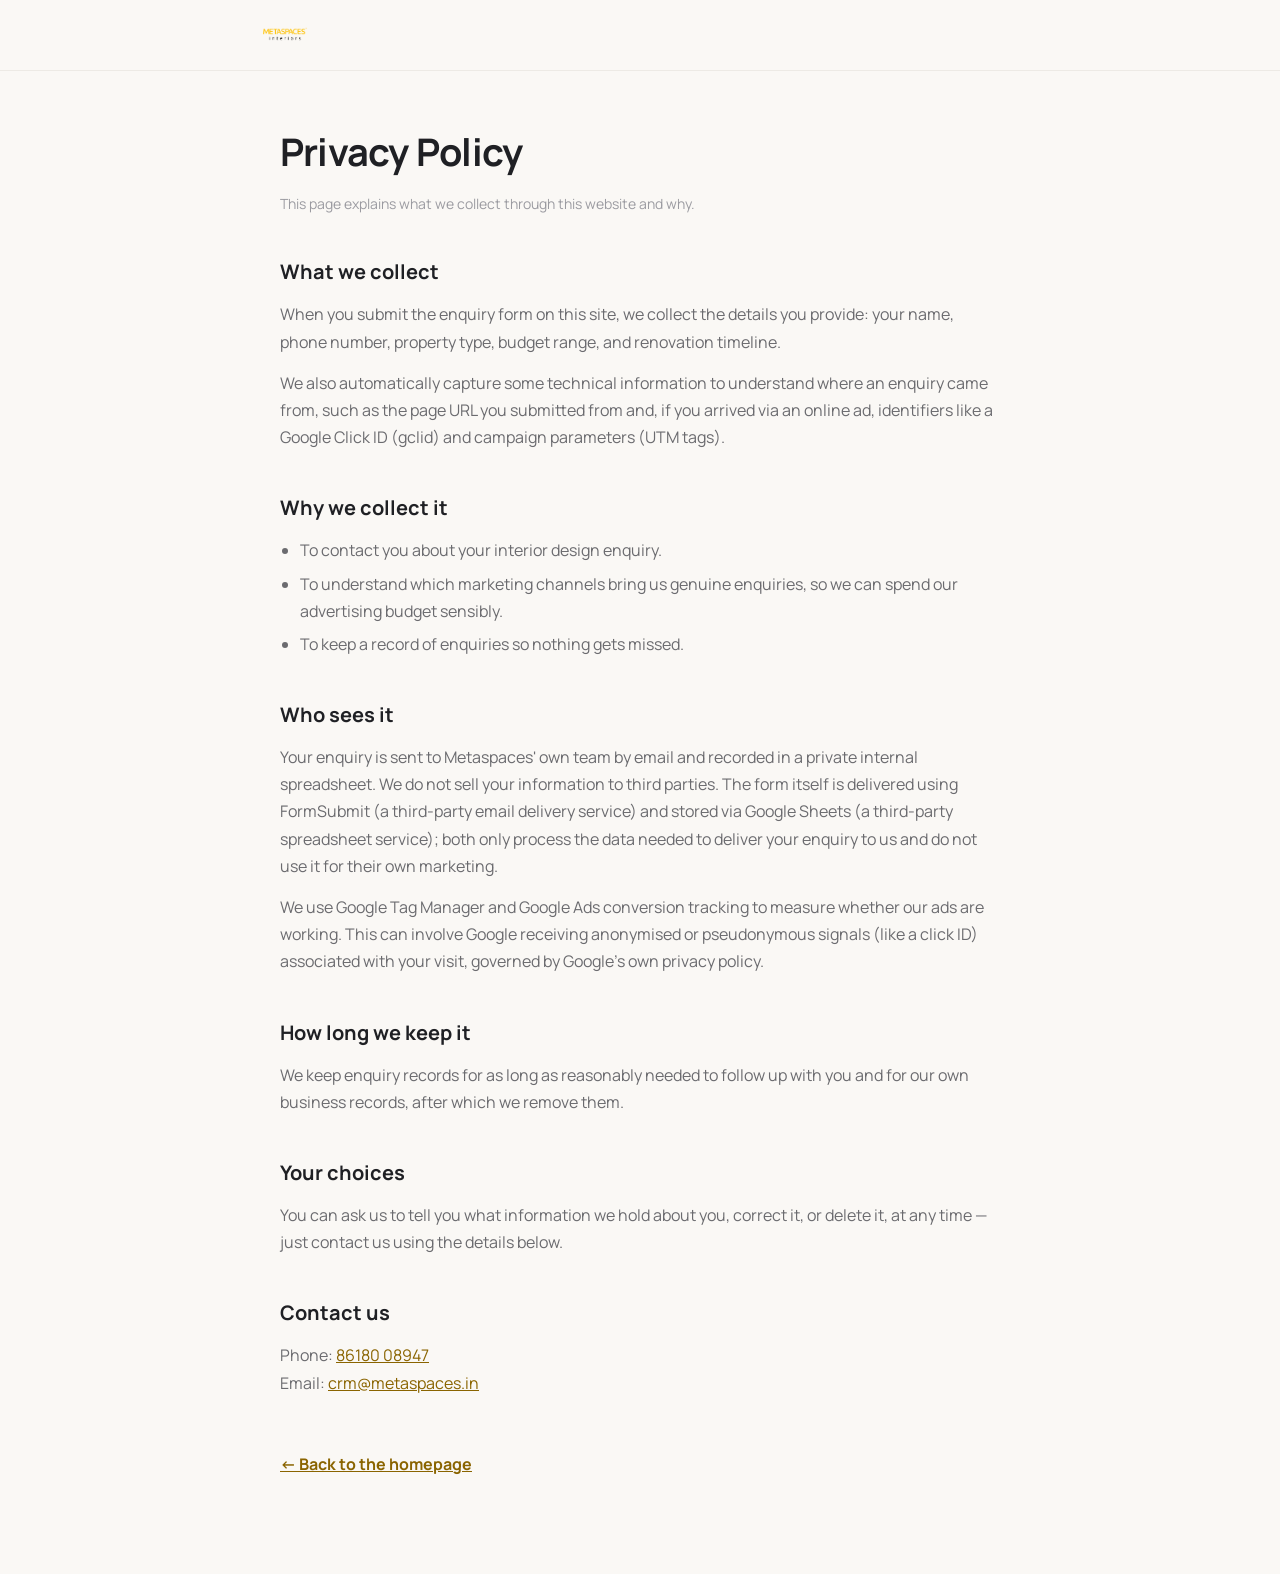
<file: privacy.html>
<!DOCTYPE html>
<html lang="en">
<head>
<!-- Google Tag Manager -->
<script>(function(w,d,s,l,i){w[l]=w[l]||[];w[l].push({'gtm.start':
new Date().getTime(),event:'gtm.js'});var f=d.getElementsByTagName(s)[0],
j=d.createElement(s),dl=l!='dataLayer'?'&l='+l:'';j.async=true;j.src=
'https://www.googletagmanager.com/gtm.js?id='+i+dl;f.parentNode.insertBefore(j,f);
})(window,document,'script','dataLayer','GTM-TSRJ275V');</script>
<!-- End Google Tag Manager -->
<meta charset="utf-8">
<meta name="viewport" content="width=device-width, initial-scale=1">
<title>Privacy Policy — Metaspaces Interiors</title>
<meta name="robots" content="noindex">
<link rel="icon" href="images/mark.png">
<link rel="preconnect" href="https://fonts.googleapis.com">
<link rel="preconnect" href="https://fonts.gstatic.com" crossorigin>
<link href="https://fonts.googleapis.com/css2?family=Manrope:wght@400;500;600;700;800&display=swap" rel="stylesheet">
<style>
:root{
  --ink-900:#1F2024; --ink-500:#6B6B6F; --ink-200:#D8D5D0; --ink-100:#EDEAE5;
  --paper-000:#FFFFFF; --paper-050:#FAF8F5;
  --terracotta-600:#8A6400; --terracotta-700:#6E4F00;
}
*,*::before,*::after{box-sizing:border-box}
body{margin:0;background:var(--paper-050);color:var(--ink-500);font-family:"Manrope",-apple-system,"Segoe UI",Helvetica,sans-serif;line-height:1.7}
.wrap{max-width:760px;margin:0 auto;padding:48px 20px 96px}
header{padding:20px;border-bottom:1px solid var(--ink-100)}
header .wrap{padding:0;display:flex;align-items:center}
header img{height:30px;width:auto}
h1{color:var(--ink-900);font-size:clamp(28px,4vw,38px);letter-spacing:-0.02em;margin:0 0 8px}
h2{color:var(--ink-900);font-size:20px;margin:40px 0 12px}
p{margin:0 0 14px}
a{color:var(--terracotta-600)}
a:hover{color:var(--terracotta-700)}
.updated{color:#9B9BA1;font-size:14px;margin-bottom:32px}
ul{padding-left:20px;margin:0 0 14px}
li{margin-bottom:6px}
.back{display:inline-block;margin-top:40px;font-weight:700}
</style>
</head>
<body>
<!-- Google Tag Manager (noscript) -->
<noscript><iframe src="https://www.googletagmanager.com/ns.html?id=GTM-TSRJ275V"
height="0" width="0" style="display:none;visibility:hidden"></iframe></noscript>
<!-- End Google Tag Manager (noscript) -->

<header>
  <div class="wrap">
    <img src="images/logo.png" alt="Metaspaces Interiors" width="250" height="150">
  </div>
</header>

<main class="wrap">
  <h1>Privacy Policy</h1>
  <p class="updated">This page explains what we collect through this website and why.</p>

  <h2>What we collect</h2>
  <p>When you submit the enquiry form on this site, we collect the details you provide: your name, phone number, property type, budget range, and renovation timeline.</p>
  <p>We also automatically capture some technical information to understand where an enquiry came from, such as the page URL you submitted from and, if you arrived via an online ad, identifiers like a Google Click ID (gclid) and campaign parameters (UTM tags).</p>

  <h2>Why we collect it</h2>
  <ul>
    <li>To contact you about your interior design enquiry.</li>
    <li>To understand which marketing channels bring us genuine enquiries, so we can spend our advertising budget sensibly.</li>
    <li>To keep a record of enquiries so nothing gets missed.</li>
  </ul>

  <h2>Who sees it</h2>
  <p>Your enquiry is sent to Metaspaces' own team by email and recorded in a private internal spreadsheet. We do not sell your information to third parties. The form itself is delivered using FormSubmit (a third-party email delivery service) and stored via Google Sheets (a third-party spreadsheet service); both only process the data needed to deliver your enquiry to us and do not use it for their own marketing.</p>
  <p>We use Google Tag Manager and Google Ads conversion tracking to measure whether our ads are working. This can involve Google receiving anonymised or pseudonymous signals (like a click ID) associated with your visit, governed by Google's own privacy policy.</p>

  <h2>How long we keep it</h2>
  <p>We keep enquiry records for as long as reasonably needed to follow up with you and for our own business records, after which we remove them.</p>

  <h2>Your choices</h2>
  <p>You can ask us to tell you what information we hold about you, correct it, or delete it, at any time — just contact us using the details below.</p>

  <h2>Contact us</h2>
  <p>Phone: <a href="tel:+918618008947">86180 08947</a><br>
  Email: <a href="mailto:crm@metaspaces.in">crm@metaspaces.in</a></p>

  <a class="back" href="/">← Back to the homepage</a>
</main>

</body>
</html>
</file>
